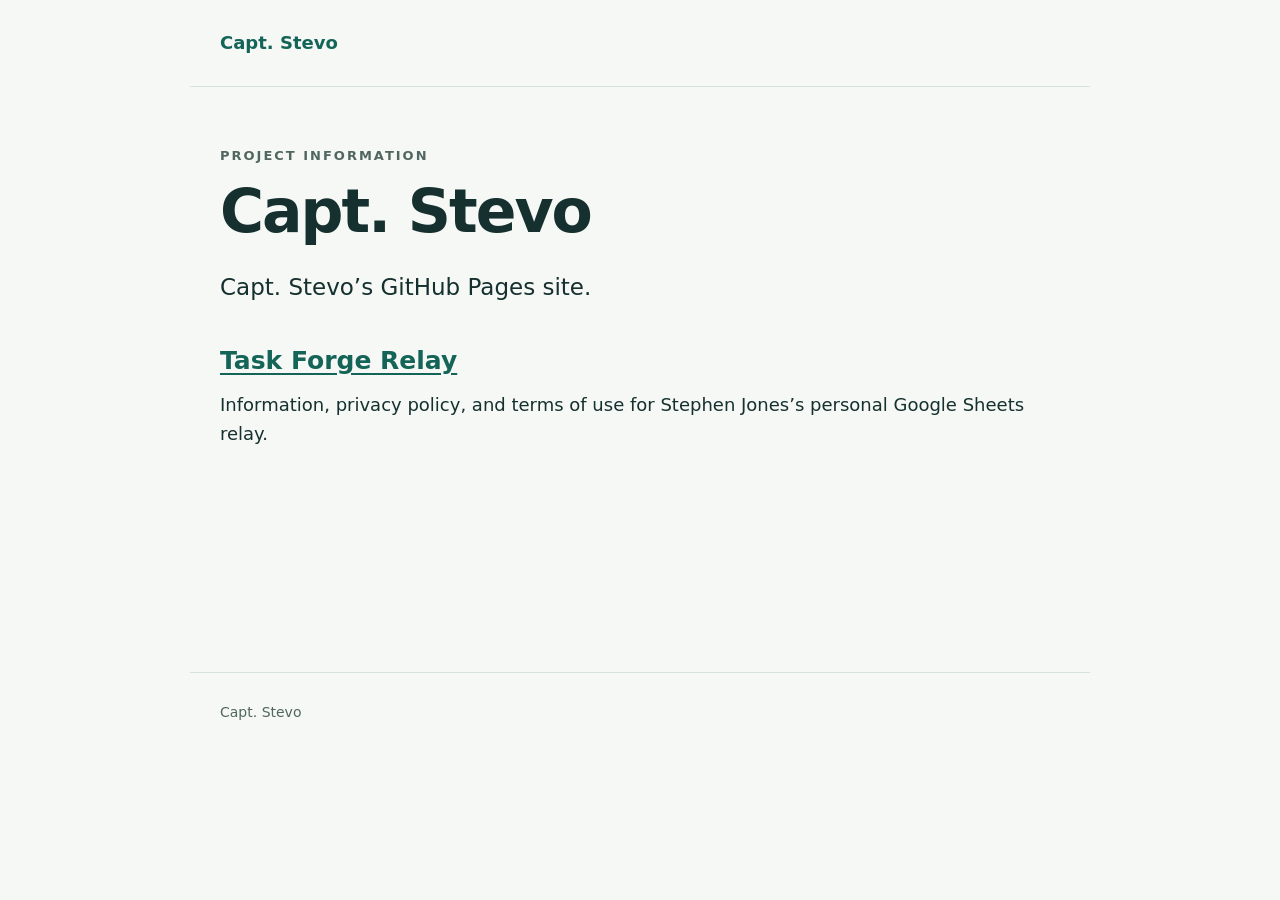
<file: index.html>
<!doctype html><html lang="en"><head><meta charset="utf-8"><meta name="viewport" content="width=device-width,initial-scale=1"><meta name="google-site-verification" content="BJ7DL7qNPuNG1bsY-CENe4OSwZ0YSPLSTvT8XJ6rmwA"><title>Capt. Stevo</title><link rel="stylesheet" href="taskforge-relay/style.css"></head><body><header><a href="./">Capt. Stevo</a></header><main><div class="eyebrow">Project information</div><h1>Capt. Stevo</h1><p class="lead">Capt. Stevo’s GitHub Pages site.</p><h2><a href="taskforge-relay/">Task Forge Relay</a></h2><p>Information, privacy policy, and terms of use for Stephen Jones’s personal Google Sheets relay.</p></main><footer>Capt. Stevo</footer></body></html>
</file>
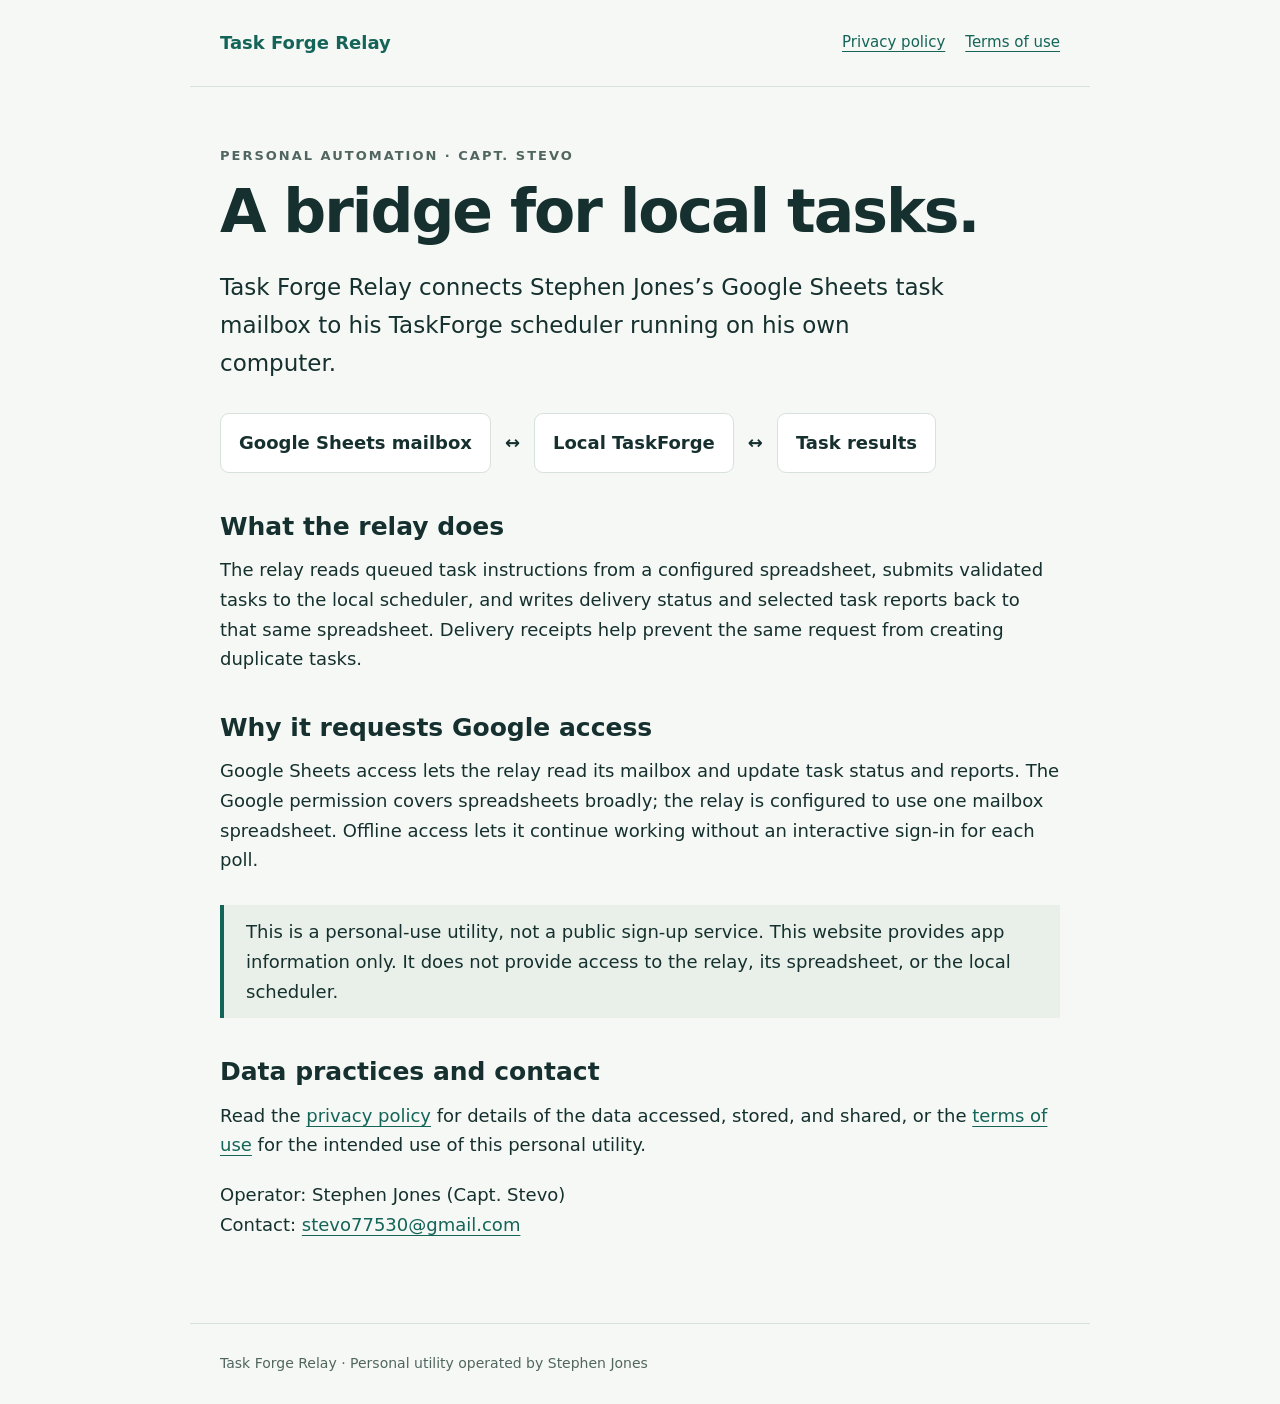
<file: taskforge-relay/index.html>
<!doctype html><html lang="en"><head><meta charset="utf-8"><meta name="viewport" content="width=device-width,initial-scale=1"><meta name="description" content="Task Forge Relay is Stephen Jones's personal bridge between a Google Sheets task mailbox and his local TaskForge scheduler."><title>Task Forge Relay</title><link rel="stylesheet" href="style.css"></head><body><header><a href="./">Task Forge Relay</a><nav aria-label="Main"><a href="privacy.html">Privacy policy</a><a href="terms.html">Terms of use</a></nav></header><main><div class="eyebrow">Personal automation · Capt. Stevo</div><h1>A bridge for local tasks.</h1><p class="lead">Task Forge Relay connects Stephen Jones’s Google Sheets task mailbox to his TaskForge scheduler running on his own computer.</p><div class="flow" aria-label="Relay flow"><span>Google Sheets mailbox</span><b aria-hidden="true">↔</b><span>Local TaskForge</span><b aria-hidden="true">↔</b><span>Task results</span></div><h2>What the relay does</h2><p>The relay reads queued task instructions from a configured spreadsheet, submits validated tasks to the local scheduler, and writes delivery status and selected task reports back to that same spreadsheet. Delivery receipts help prevent the same request from creating duplicate tasks.</p><h2>Why it requests Google access</h2><p>Google Sheets access lets the relay read its mailbox and update task status and reports. The Google permission covers spreadsheets broadly; the relay is configured to use one mailbox spreadsheet. Offline access lets it continue working without an interactive sign-in for each poll.</p><div class="note">This is a personal-use utility, not a public sign-up service. This website provides app information only. It does not provide access to the relay, its spreadsheet, or the local scheduler.</div><h2>Data practices and contact</h2><p>Read the <a href="privacy.html">privacy policy</a> for details of the data accessed, stored, and shared, or the <a href="terms.html">terms of use</a> for the intended use of this personal utility.</p><p>Operator: Stephen Jones (Capt. Stevo)<br>Contact: <a href="mailto:stevo77530@gmail.com">stevo77530@gmail.com</a></p></main><footer>Task Forge Relay · Personal utility operated by Stephen Jones</footer></body></html>
</file>
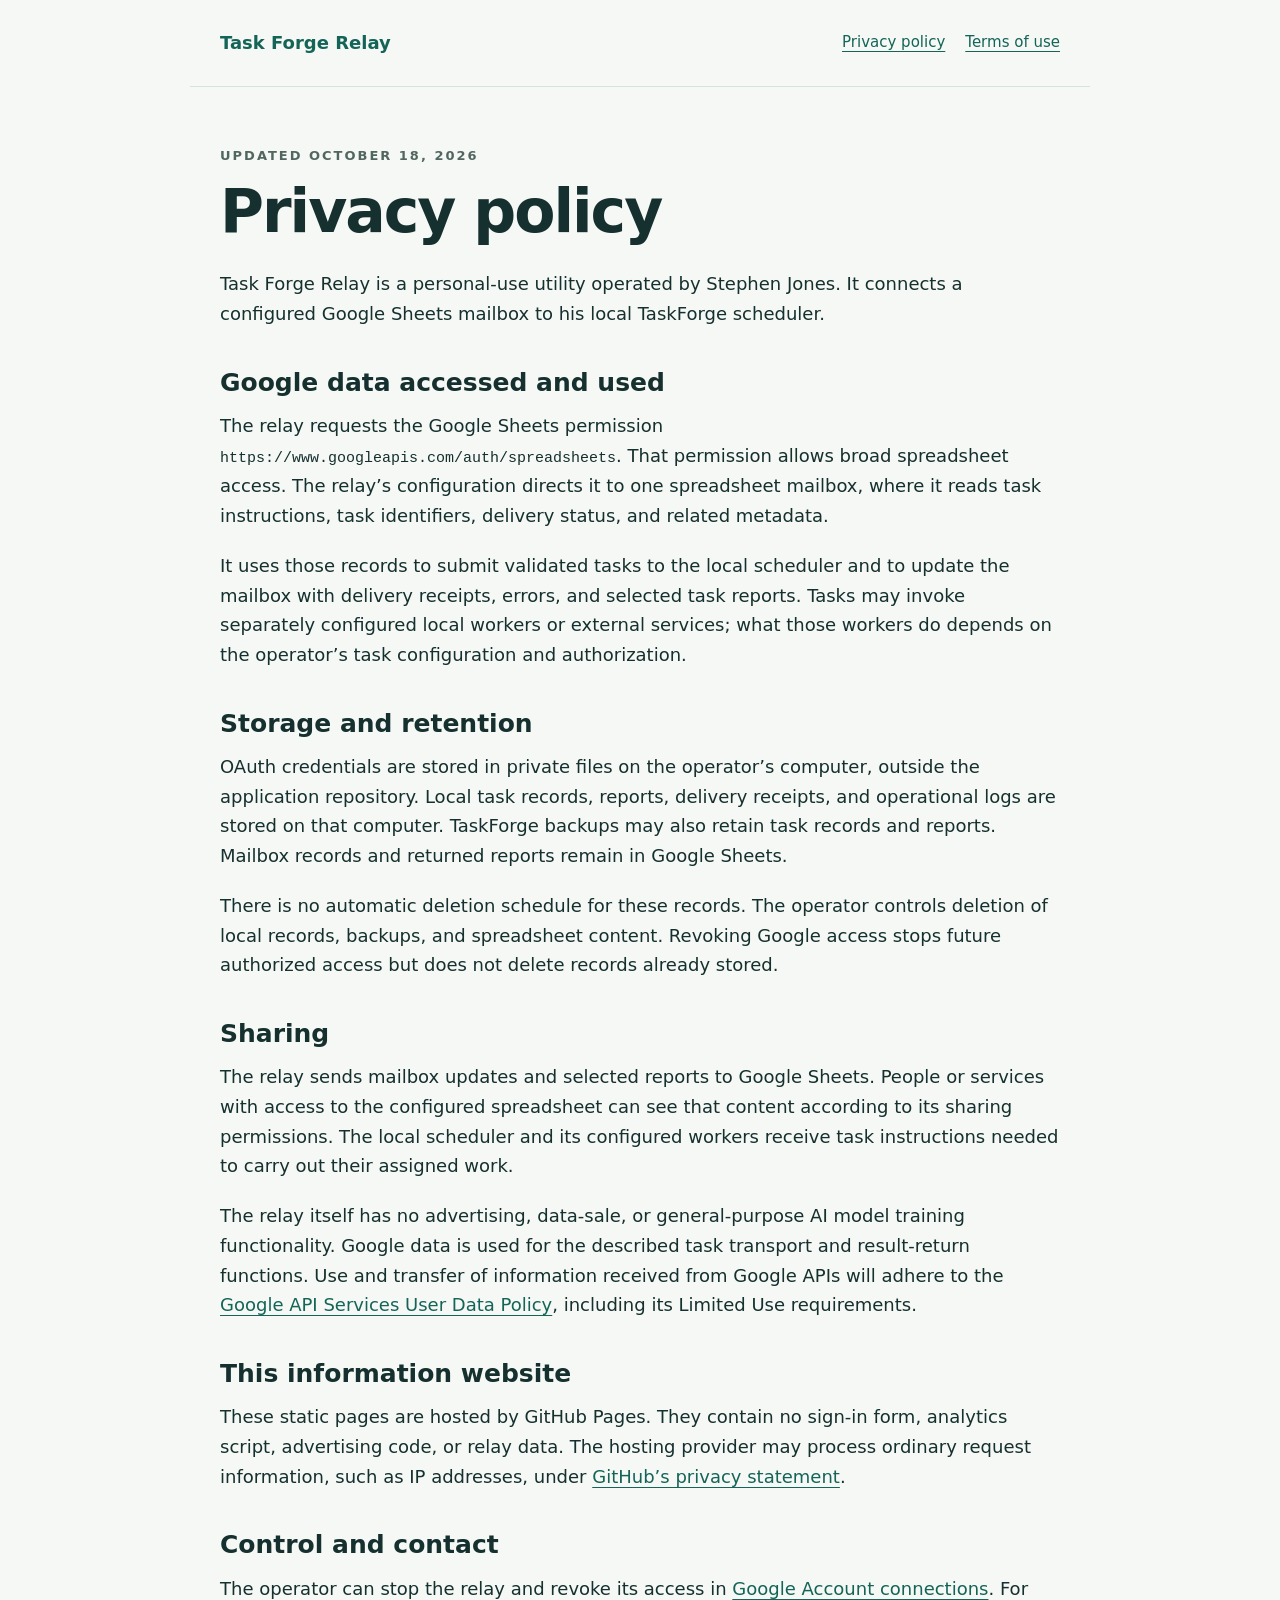
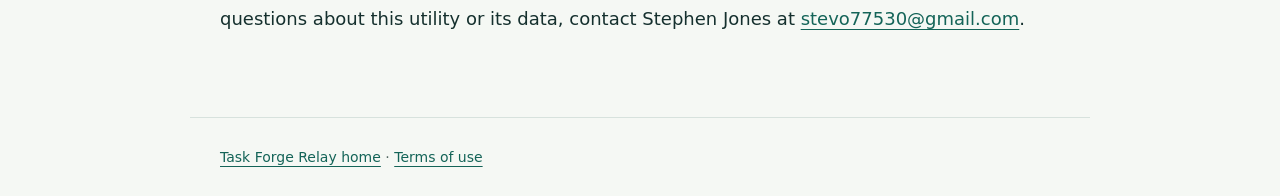
<file: taskforge-relay/privacy.html>
<!doctype html><html lang="en"><head><meta charset="utf-8"><meta name="viewport" content="width=device-width,initial-scale=1"><title>Privacy policy · Task Forge Relay</title><link rel="stylesheet" href="style.css"></head><body><header><a href="./">Task Forge Relay</a><nav aria-label="Main"><a href="privacy.html" aria-current="page">Privacy policy</a><a href="terms.html">Terms of use</a></nav></header><main><div class="eyebrow">Updated October 18, 2026</div><h1>Privacy policy</h1><p>Task Forge Relay is a personal-use utility operated by Stephen Jones. It connects a configured Google Sheets mailbox to his local TaskForge scheduler.</p><h2>Google data accessed and used</h2><p>The relay requests the Google Sheets permission <code>https://www.googleapis.com/auth/spreadsheets</code>. That permission allows broad spreadsheet access. The relay’s configuration directs it to one spreadsheet mailbox, where it reads task instructions, task identifiers, delivery status, and related metadata.</p><p>It uses those records to submit validated tasks to the local scheduler and to update the mailbox with delivery receipts, errors, and selected task reports. Tasks may invoke separately configured local workers or external services; what those workers do depends on the operator’s task configuration and authorization.</p><h2>Storage and retention</h2><p>OAuth credentials are stored in private files on the operator’s computer, outside the application repository. Local task records, reports, delivery receipts, and operational logs are stored on that computer. TaskForge backups may also retain task records and reports. Mailbox records and returned reports remain in Google Sheets.</p><p>There is no automatic deletion schedule for these records. The operator controls deletion of local records, backups, and spreadsheet content. Revoking Google access stops future authorized access but does not delete records already stored.</p><h2>Sharing</h2><p>The relay sends mailbox updates and selected reports to Google Sheets. People or services with access to the configured spreadsheet can see that content according to its sharing permissions. The local scheduler and its configured workers receive task instructions needed to carry out their assigned work.</p><p>The relay itself has no advertising, data-sale, or general-purpose AI model training functionality. Google data is used for the described task transport and result-return functions. Use and transfer of information received from Google APIs will adhere to the <a href="https://developers.google.com/terms/api-services-user-data-policy">Google API Services User Data Policy</a>, including its Limited Use requirements.</p><h2>This information website</h2><p>These static pages are hosted by GitHub Pages. They contain no sign-in form, analytics script, advertising code, or relay data. The hosting provider may process ordinary request information, such as IP addresses, under <a href="https://docs.github.com/en/site-policy/privacy-policies/github-general-privacy-statement">GitHub’s privacy statement</a>.</p><h2>Control and contact</h2><p>The operator can stop the relay and revoke its access in <a href="https://myaccount.google.com/connections">Google Account connections</a>. For questions about this utility or its data, contact Stephen Jones at <a href="mailto:stevo77530@gmail.com">stevo77530@gmail.com</a>.</p></main><footer><a href="./">Task Forge Relay home</a> · <a href="terms.html">Terms of use</a></footer></body></html>
</file>
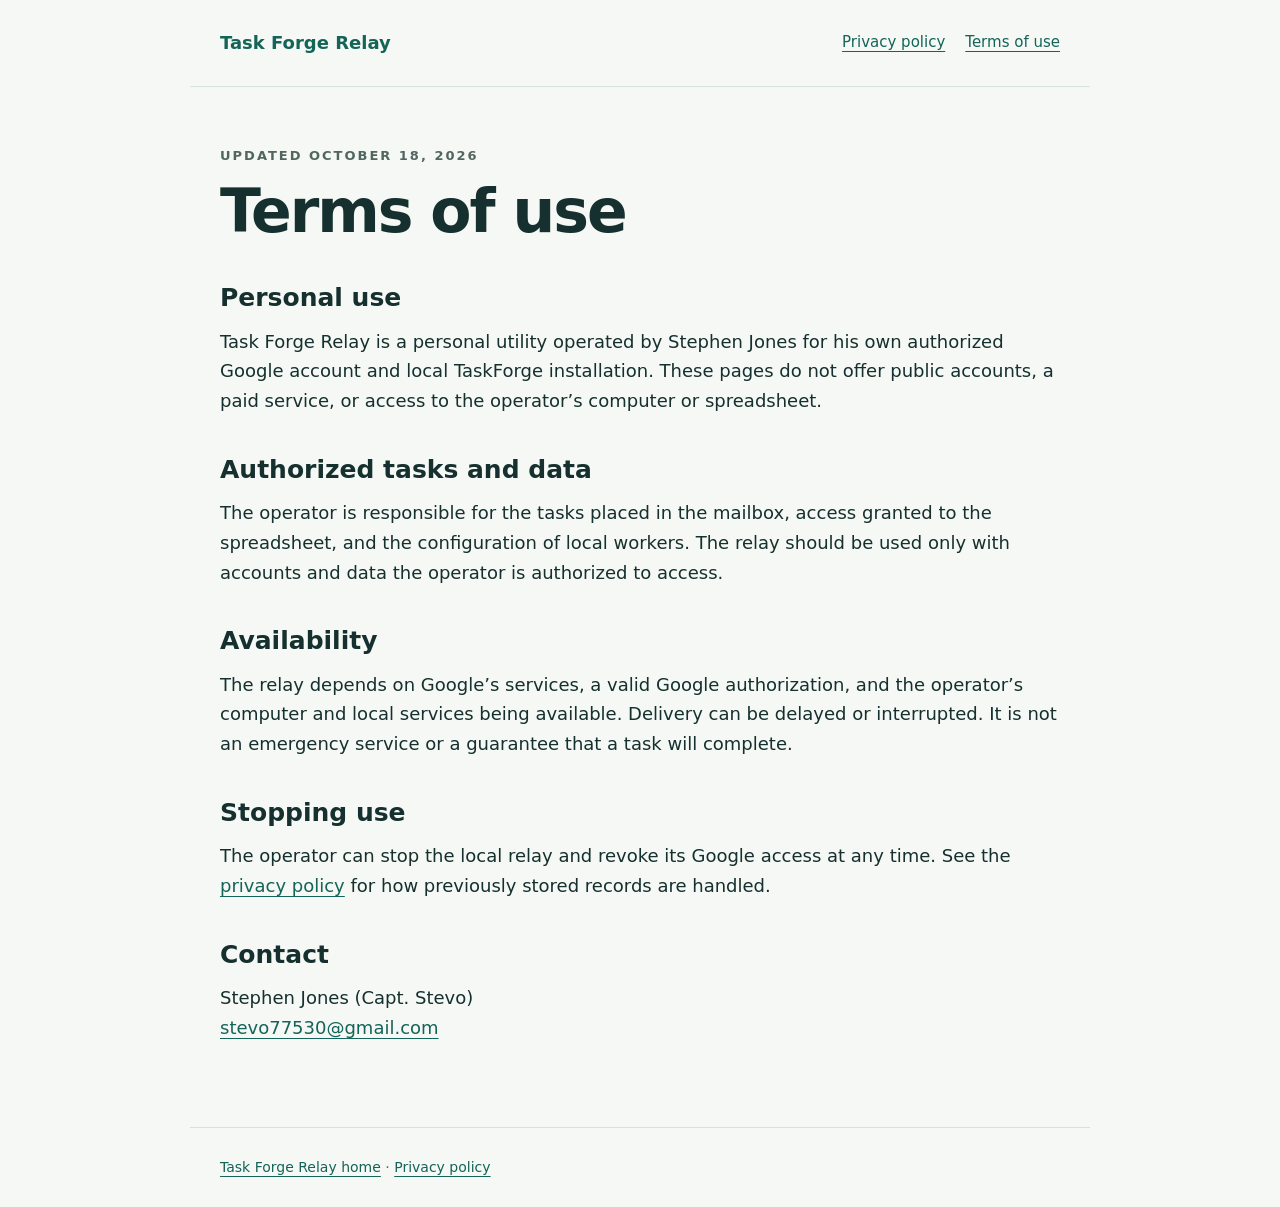
<file: taskforge-relay/terms.html>
<!doctype html><html lang="en"><head><meta charset="utf-8"><meta name="viewport" content="width=device-width,initial-scale=1"><title>Terms of use · Task Forge Relay</title><link rel="stylesheet" href="style.css"></head><body><header><a href="./">Task Forge Relay</a><nav aria-label="Main"><a href="privacy.html">Privacy policy</a><a href="terms.html" aria-current="page">Terms of use</a></nav></header><main><div class="eyebrow">Updated October 18, 2026</div><h1>Terms of use</h1><h2>Personal use</h2><p>Task Forge Relay is a personal utility operated by Stephen Jones for his own authorized Google account and local TaskForge installation. These pages do not offer public accounts, a paid service, or access to the operator’s computer or spreadsheet.</p><h2>Authorized tasks and data</h2><p>The operator is responsible for the tasks placed in the mailbox, access granted to the spreadsheet, and the configuration of local workers. The relay should be used only with accounts and data the operator is authorized to access.</p><h2>Availability</h2><p>The relay depends on Google’s services, a valid Google authorization, and the operator’s computer and local services being available. Delivery can be delayed or interrupted. It is not an emergency service or a guarantee that a task will complete.</p><h2>Stopping use</h2><p>The operator can stop the local relay and revoke its Google access at any time. See the <a href="privacy.html">privacy policy</a> for how previously stored records are handled.</p><h2>Contact</h2><p>Stephen Jones (Capt. Stevo)<br><a href="mailto:stevo77530@gmail.com">stevo77530@gmail.com</a></p></main><footer><a href="./">Task Forge Relay home</a> · <a href="privacy.html">Privacy policy</a></footer></body></html>
</file>
<file: taskforge-relay/style.css>
:root{color-scheme:light;--ink:#15302e;--muted:#526661;--line:#d7e2dd;--paper:#f5f8f4;--accent:#146458}*{box-sizing:border-box}body{margin:0;background:var(--paper);color:var(--ink);font:18px/1.65 system-ui,sans-serif}header,main,footer{max-width:900px;margin:auto;padding:28px 30px}header{display:flex;justify-content:space-between;gap:24px;border-bottom:1px solid var(--line);align-items:center}header>a{font-weight:750;text-decoration:none}nav{display:flex;gap:20px;flex-wrap:wrap;font-size:15px}a{color:var(--accent);text-underline-offset:4px}main{padding-top:58px;padding-bottom:64px;min-height:65vh}h1{font-size:clamp(36px,7vw,60px);line-height:1.1;letter-spacing:-2px;margin:12px 0 25px}h2{font-size:25px;line-height:1.3;margin:38px 0 12px}p{margin:12px 0 20px}.eyebrow{font-size:13px;font-weight:750;letter-spacing:2px;text-transform:uppercase;color:var(--muted)}.lead{font-size:23px;max-width:730px}.note{border-left:4px solid var(--accent);padding:12px 22px;background:#e8f0e9;margin:30px 0}.flow{display:flex;flex-wrap:wrap;gap:14px;align-items:center;margin:30px 0;font-weight:650}.flow span{border:1px solid var(--line);border-radius:9px;padding:14px 18px;background:white}footer{font-size:14px;color:var(--muted);border-top:1px solid var(--line)}code{overflow-wrap:anywhere;font-size:15px}li{margin-bottom:9px}@media(max-width:600px){header{display:block}nav{margin-top:14px}header,main,footer{padding-left:22px;padding-right:22px}.lead{font-size:20px}}
</file>
